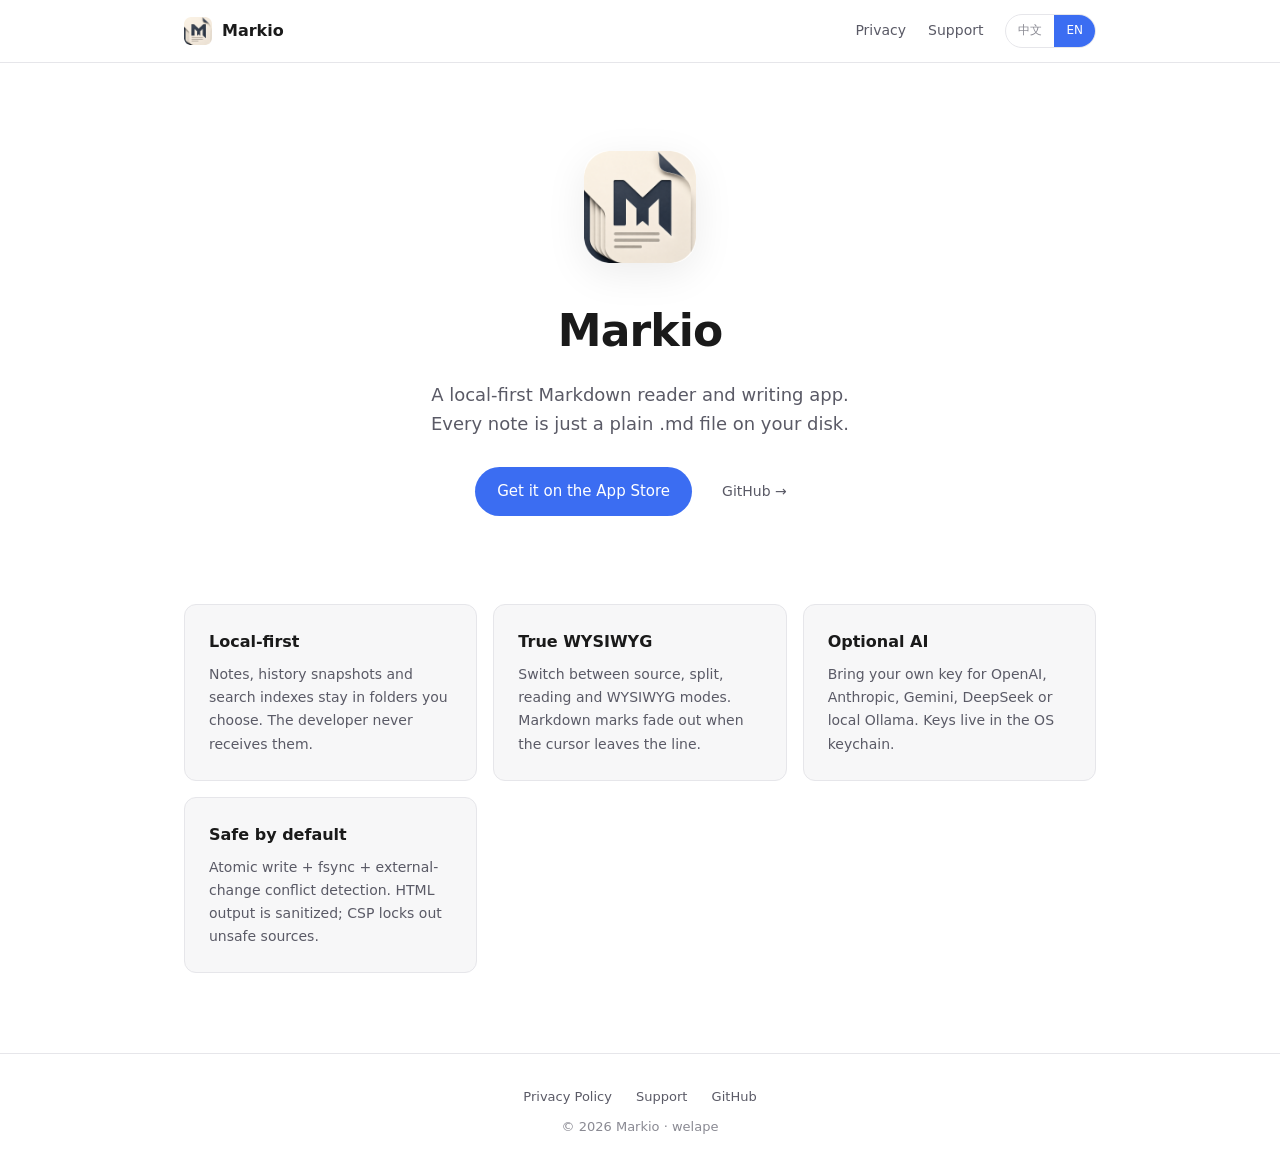
<file: index.html>
<!doctype html>
<html lang="zh-CN">
<head>
  <meta charset="utf-8" />
  <meta name="viewport" content="width=device-width,initial-scale=1" />
  <meta name="x-title-zh" content="Markio · 本地优先的 Markdown 阅读与写作工具" />
  <meta name="x-title-en" content="Markio · A local-first Markdown reader & writing app" />
  <title>Markio · 本地优先的 Markdown 阅读与写作工具</title>
  <meta name="description" content="Markio is a local-first Markdown reader and writing app for macOS. Markio 是一款本地优先的 Markdown 阅读与写作应用。" />
  <link rel="icon" type="image/png" href="assets/icon-256.png" />
  <link rel="apple-touch-icon" href="assets/icon-512.png" />
  <link rel="stylesheet" href="assets/styles.css" />
</head>
<body data-lang="zh">
  <nav class="nav">
    <div class="nav-inner">
      <a class="brand" href="./">
        <img src="assets/icon-256.png" alt="Markio" />
        <span>Markio</span>
      </a>
      <div class="nav-links">
        <a class="nav-doc" href="privacy.html"><span class="zh">隐私政策</span><span class="en">Privacy</span></a>
        <a class="nav-doc" href="support.html"><span class="zh">支持</span><span class="en">Support</span></a>
        <div class="lang-toggle" role="group">
          <button type="button" data-lang="zh">中文</button>
          <button type="button" data-lang="en">EN</button>
        </div>
      </div>
    </div>
  </nav>

  <main>
    <section class="hero">
      <img class="logo" src="assets/icon-512.png" alt="Markio" />
      <h1>Markio</h1>
      <p class="tagline">
        <span class="zh">本地优先的 Markdown 阅读与写作工具。<br/>所有笔记都是磁盘上你能直接打开的 .md 文件。</span>
        <span class="en">A local-first Markdown reader and writing app.<br/>Every note is just a plain .md file on your disk.</span>
      </p>
      <div class="cta-row">
        <a class="cta" href="https://apps.apple.com/app/id6768647792" target="_blank" rel="noopener">
          <span class="zh">在 App Store 获取</span><span class="en">Get it on the App Store</span>
        </a>
        <a class="cta-secondary" href="https://github.com/chenqi92/Markio-Support" target="_blank" rel="noopener">
          GitHub →
        </a>
      </div>
    </section>

    <section class="features">
      <div class="feature">
        <h3><span class="zh">本地优先</span><span class="en">Local-first</span></h3>
        <p>
          <span class="zh">笔记、历史快照、搜索索引都保存在你选择的目录中，开发者无法访问。</span>
          <span class="en">Notes, history snapshots and search indexes stay in folders you choose. The developer never receives them.</span>
        </p>
      </div>
      <div class="feature">
        <h3><span class="zh">真所见即所得</span><span class="en">True WYSIWYG</span></h3>
        <p>
          <span class="zh">源码 / 分屏 / 阅读 / WYSIWYG 四种模式自由切换，光标离开后 Markdown 标记自动隐藏。</span>
          <span class="en">Switch between source, split, reading and WYSIWYG modes. Markdown marks fade out when the cursor leaves the line.</span>
        </p>
      </div>
      <div class="feature">
        <h3><span class="zh">可选 AI 集成</span><span class="en">Optional AI</span></h3>
        <p>
          <span class="zh">支持 OpenAI、Anthropic、Gemini、DeepSeek、本地 Ollama，API Key 保存在系统钥匙串。</span>
          <span class="en">Bring your own key for OpenAI, Anthropic, Gemini, DeepSeek or local Ollama. Keys live in the OS keychain.</span>
        </p>
      </div>
      <div class="feature">
        <h3><span class="zh">安全可靠</span><span class="en">Safe by default</span></h3>
        <p>
          <span class="zh">原子写 + fsync + 外部修改冲突检测；HTML 渲染前自动清洗，CSP 关闭不安全源。</span>
          <span class="en">Atomic write + fsync + external-change conflict detection. HTML output is sanitized; CSP locks out unsafe sources.</span>
        </p>
      </div>
    </section>
  </main>

  <footer>
    <div class="links">
      <a href="privacy.html"><span class="zh">隐私政策</span><span class="en">Privacy Policy</span></a>
      <a href="support.html"><span class="zh">支持</span><span class="en">Support</span></a>
      <a href="https://github.com/chenqi92/Markio-Support" target="_blank" rel="noopener">GitHub</a>
    </div>
    <div>© 2026 Markio · welape</div>
  </footer>

  <script src="assets/app.js"></script>
</body>
</html>
</file>
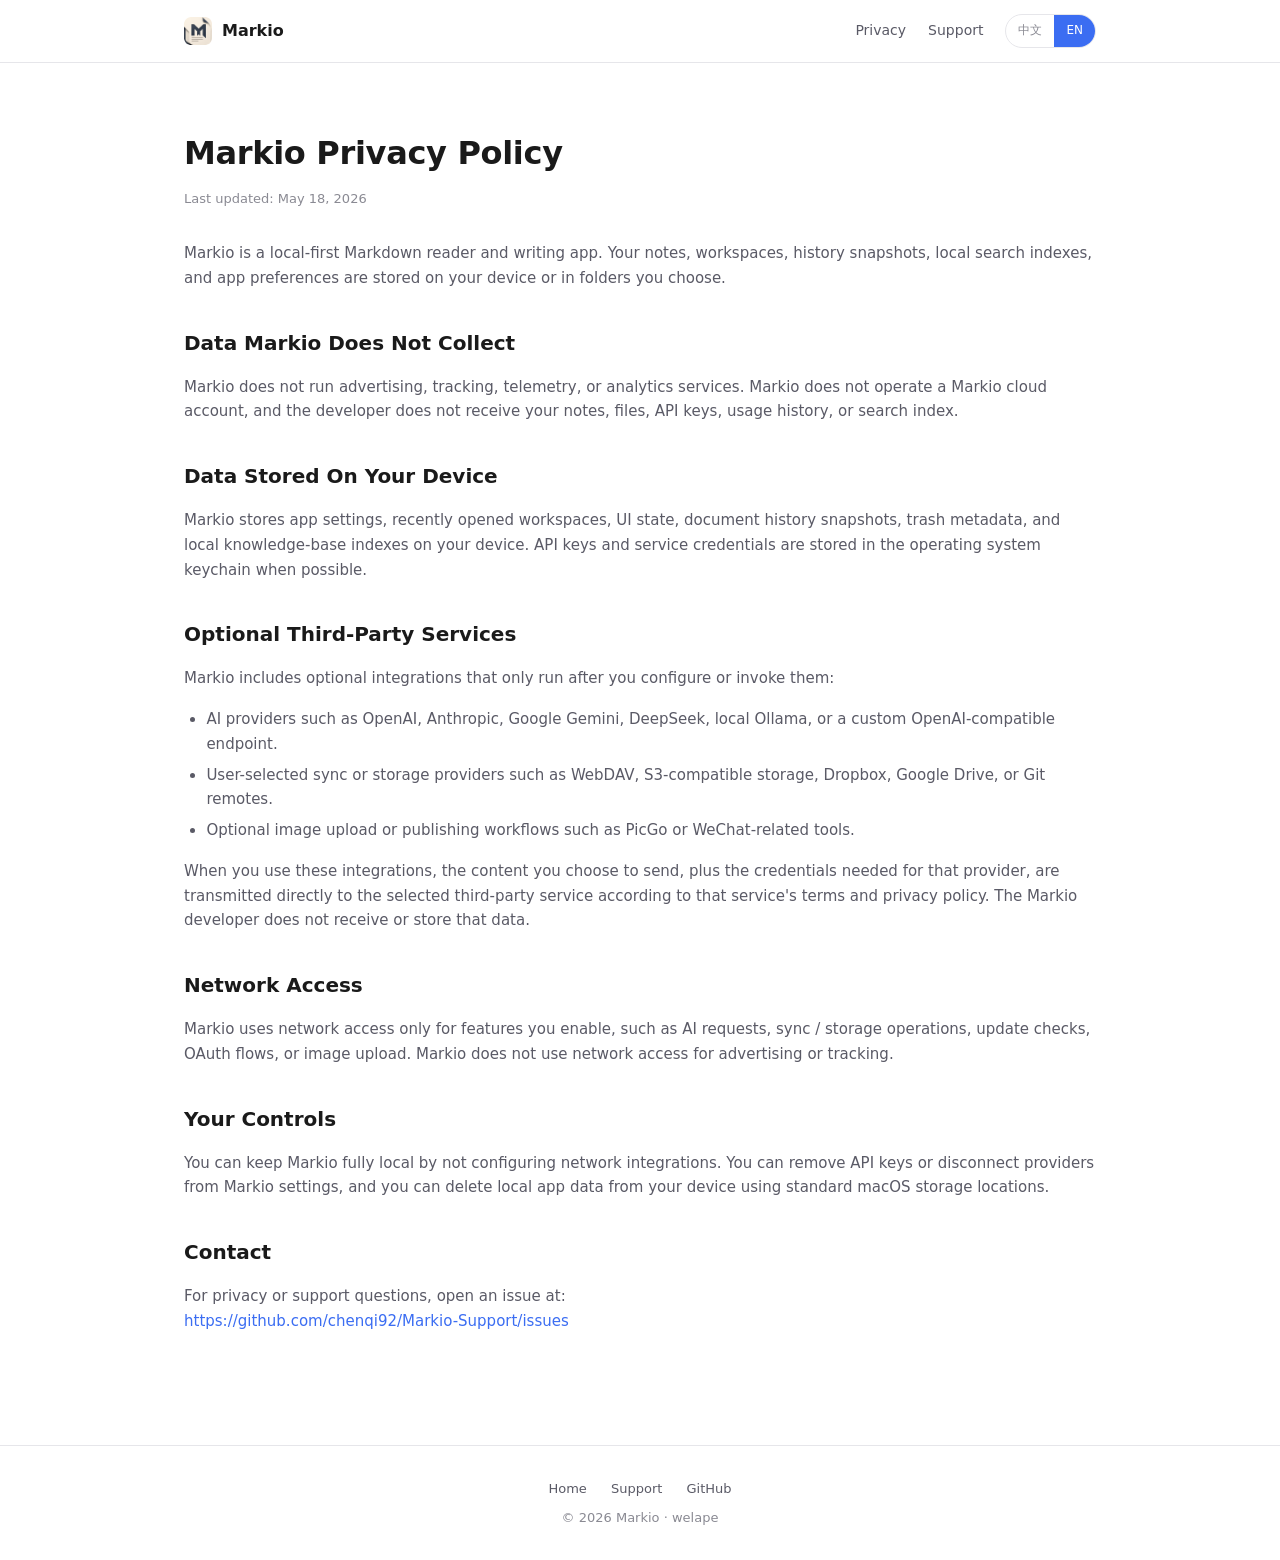
<file: privacy.html>
<!doctype html>
<html lang="zh-CN">
<head>
  <meta charset="utf-8" />
  <meta name="viewport" content="width=device-width,initial-scale=1" />
  <meta name="x-title-zh" content="Markio 隐私政策" />
  <meta name="x-title-en" content="Markio Privacy Policy" />
  <title>Markio 隐私政策</title>
  <link rel="icon" type="image/png" href="assets/icon-256.png" />
  <link rel="apple-touch-icon" href="assets/icon-512.png" />
  <link rel="stylesheet" href="assets/styles.css" />
</head>
<body data-lang="zh">
  <nav class="nav">
    <div class="nav-inner">
      <a class="brand" href="./">
        <img src="assets/icon-256.png" alt="Markio" />
        <span>Markio</span>
      </a>
      <div class="nav-links">
        <a class="nav-doc" href="privacy.html"><span class="zh">隐私政策</span><span class="en">Privacy</span></a>
        <a class="nav-doc" href="support.html"><span class="zh">支持</span><span class="en">Support</span></a>
        <div class="lang-toggle" role="group">
          <button type="button" data-lang="zh">中文</button>
          <button type="button" data-lang="en">EN</button>
        </div>
      </div>
    </div>
  </nav>

  <main>
    <article class="doc zh">
      <h1>Markio 隐私政策</h1>
      <p class="updated">最后更新：2026 年 5 月 18 日</p>

      <p>Markio 是一款本地优先的 Markdown 阅读与写作应用。你的笔记、工作区、历史快照、本地搜索索引和应用偏好设置会保存在你的设备或你选择的文件夹中。</p>

      <h2>Markio 不收集的数据</h2>
      <p>Markio 不运行广告、跟踪、遥测或分析服务。Markio 不提供 Markio 云账号，开发者不会接收你的笔记、文件、API Key、使用历史或搜索索引。</p>

      <h2>保存在设备上的数据</h2>
      <p>Markio 会在你的设备上保存应用设置、最近打开的工作区、界面状态、文档历史快照、回收站元数据和本地知识库索引。API Key 和服务凭据会尽可能保存在操作系统钥匙串中。</p>

      <h2>可选第三方服务</h2>
      <p>Markio 包含一些可选集成，只有在你配置或主动使用时才会运行：</p>
      <ul>
        <li>OpenAI、Anthropic、Google Gemini、DeepSeek、本地 Ollama 或自定义 OpenAI 兼容端点等 AI 服务。</li>
        <li>WebDAV、S3 兼容存储、Dropbox、Google Drive 或 Git 远端等用户选择的同步 / 存储服务。</li>
        <li>PicGo、微信公众号相关工具等可选图片上传或发布流程。</li>
      </ul>
      <p>当你使用这些集成时，你选择发送的内容以及对应服务需要的凭据会直接传输到你选择的第三方服务，并受该第三方服务的条款和隐私政策约束。Markio 开发者不会接收或存储这些数据。</p>

      <h2>网络访问</h2>
      <p>Markio 只会为你启用的功能使用网络访问，例如 AI 请求、同步 / 存储操作、更新检查、OAuth 流程或图片上传。Markio 不会将网络访问用于广告或跟踪。</p>

      <h2>你的控制权</h2>
      <p>如果不配置网络集成，你可以完全以本地方式使用 Markio。你可以在 Markio 设置中移除 API Key 或断开服务，也可以通过 macOS 标准存储位置删除本地应用数据。</p>

      <h2>联系方式</h2>
      <p>隐私或支持问题可在这里提交：<br />
        <a href="https://github.com/chenqi92/Markio-Support/issues" target="_blank" rel="noopener">https://github.com/chenqi92/Markio-Support/issues</a>
      </p>
    </article>

    <article class="doc en">
      <h1>Markio Privacy Policy</h1>
      <p class="updated">Last updated: May 18, 2026</p>

      <p>Markio is a local-first Markdown reader and writing app. Your notes, workspaces, history snapshots, local search indexes, and app preferences are stored on your device or in folders you choose.</p>

      <h2>Data Markio Does Not Collect</h2>
      <p>Markio does not run advertising, tracking, telemetry, or analytics services. Markio does not operate a Markio cloud account, and the developer does not receive your notes, files, API keys, usage history, or search index.</p>

      <h2>Data Stored On Your Device</h2>
      <p>Markio stores app settings, recently opened workspaces, UI state, document history snapshots, trash metadata, and local knowledge-base indexes on your device. API keys and service credentials are stored in the operating system keychain when possible.</p>

      <h2>Optional Third-Party Services</h2>
      <p>Markio includes optional integrations that only run after you configure or invoke them:</p>
      <ul>
        <li>AI providers such as OpenAI, Anthropic, Google Gemini, DeepSeek, local Ollama, or a custom OpenAI-compatible endpoint.</li>
        <li>User-selected sync or storage providers such as WebDAV, S3-compatible storage, Dropbox, Google Drive, or Git remotes.</li>
        <li>Optional image upload or publishing workflows such as PicGo or WeChat-related tools.</li>
      </ul>
      <p>When you use these integrations, the content you choose to send, plus the credentials needed for that provider, are transmitted directly to the selected third-party service according to that service's terms and privacy policy. The Markio developer does not receive or store that data.</p>

      <h2>Network Access</h2>
      <p>Markio uses network access only for features you enable, such as AI requests, sync / storage operations, update checks, OAuth flows, or image upload. Markio does not use network access for advertising or tracking.</p>

      <h2>Your Controls</h2>
      <p>You can keep Markio fully local by not configuring network integrations. You can remove API keys or disconnect providers from Markio settings, and you can delete local app data from your device using standard macOS storage locations.</p>

      <h2>Contact</h2>
      <p>For privacy or support questions, open an issue at:<br />
        <a href="https://github.com/chenqi92/Markio-Support/issues" target="_blank" rel="noopener">https://github.com/chenqi92/Markio-Support/issues</a>
      </p>
    </article>
  </main>

  <footer>
    <div class="links">
      <a href="index.html"><span class="zh">首页</span><span class="en">Home</span></a>
      <a href="support.html"><span class="zh">支持</span><span class="en">Support</span></a>
      <a href="https://github.com/chenqi92/Markio-Support" target="_blank" rel="noopener">GitHub</a>
    </div>
    <div>© 2026 Markio · welape</div>
  </footer>

  <script src="assets/app.js"></script>
</body>
</html>
</file>
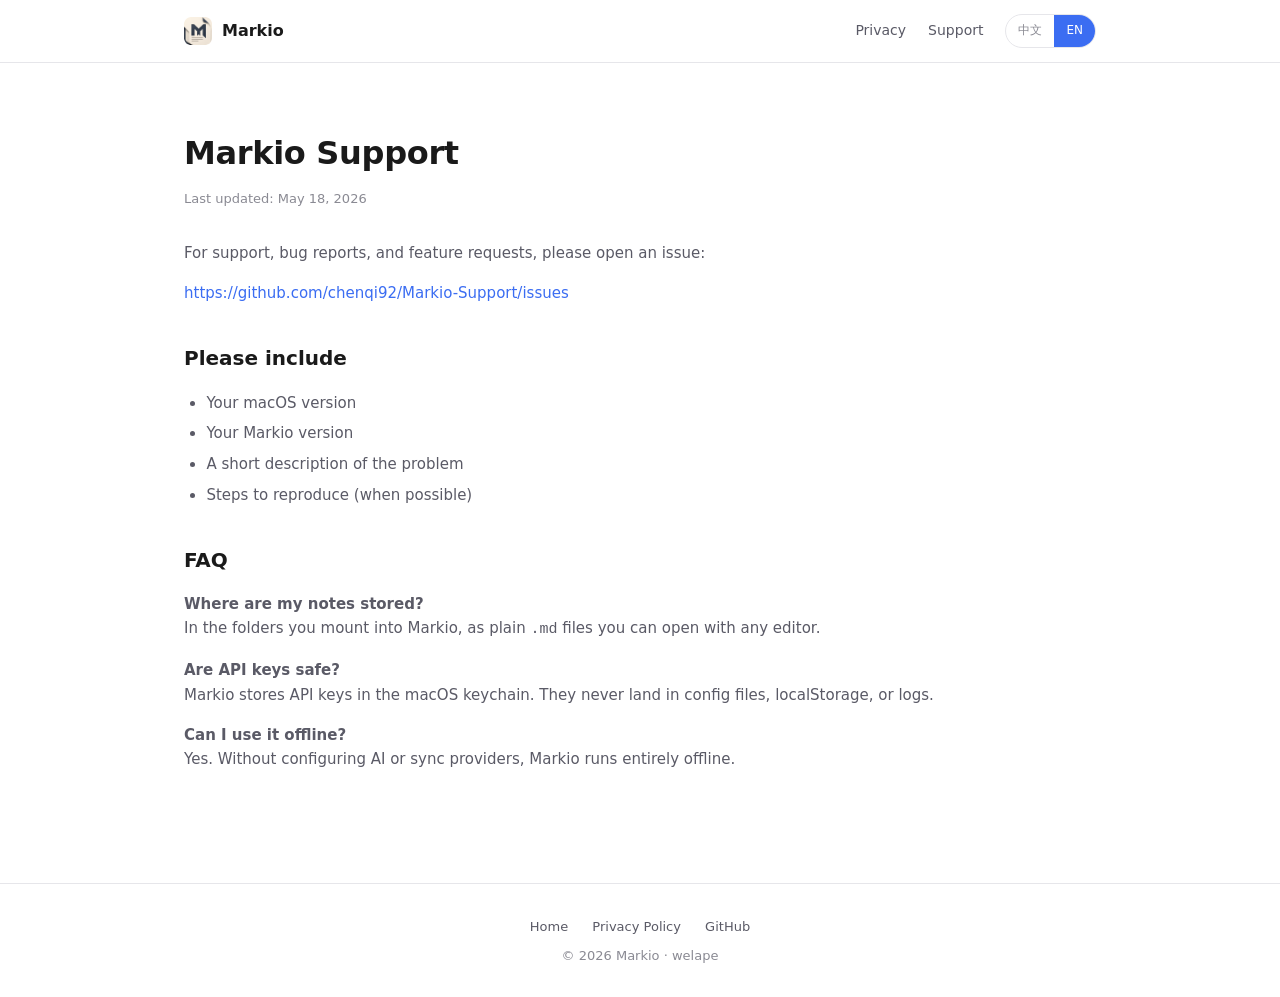
<file: support.html>
<!doctype html>
<html lang="zh-CN">
<head>
  <meta charset="utf-8" />
  <meta name="viewport" content="width=device-width,initial-scale=1" />
  <meta name="x-title-zh" content="Markio 支持" />
  <meta name="x-title-en" content="Markio Support" />
  <title>Markio 支持</title>
  <link rel="icon" type="image/png" href="assets/icon-256.png" />
  <link rel="apple-touch-icon" href="assets/icon-512.png" />
  <link rel="stylesheet" href="assets/styles.css" />
</head>
<body data-lang="zh">
  <nav class="nav">
    <div class="nav-inner">
      <a class="brand" href="./">
        <img src="assets/icon-256.png" alt="Markio" />
        <span>Markio</span>
      </a>
      <div class="nav-links">
        <a class="nav-doc" href="privacy.html"><span class="zh">隐私政策</span><span class="en">Privacy</span></a>
        <a class="nav-doc" href="support.html"><span class="zh">支持</span><span class="en">Support</span></a>
        <div class="lang-toggle" role="group">
          <button type="button" data-lang="zh">中文</button>
          <button type="button" data-lang="en">EN</button>
        </div>
      </div>
    </div>
  </nav>

  <main>
    <article class="doc zh">
      <h1>Markio 支持</h1>
      <p class="updated">最后更新：2026 年 5 月 18 日</p>

      <p>如需支持、反馈问题或提交功能建议，请通过 GitHub Issues 联系：</p>
      <p>
        <a href="https://github.com/chenqi92/Markio-Support/issues" target="_blank" rel="noopener">https://github.com/chenqi92/Markio-Support/issues</a>
      </p>

      <h2>提交反馈时请附上</h2>
      <ul>
        <li>你的 macOS 版本</li>
        <li>Markio 版本</li>
        <li>问题简述</li>
        <li>复现步骤（如果可以）</li>
      </ul>

      <h2>常见问题</h2>
      <p><strong>我的笔记保存在哪里？</strong><br />保存在你自己挂载到 Markio 的目录里，是普通的 <code>.md</code> 文件，可以用任何编辑器直接打开。</p>
      <p><strong>API Key 安全吗？</strong><br />Markio 把 API Key 写入 macOS 钥匙串，不会出现在配置文件、localStorage 或日志中。</p>
      <p><strong>不联网能用吗？</strong><br />可以。只要不配置 AI 或同步服务，Markio 完全离线工作。</p>
    </article>

    <article class="doc en">
      <h1>Markio Support</h1>
      <p class="updated">Last updated: May 18, 2026</p>

      <p>For support, bug reports, and feature requests, please open an issue:</p>
      <p>
        <a href="https://github.com/chenqi92/Markio-Support/issues" target="_blank" rel="noopener">https://github.com/chenqi92/Markio-Support/issues</a>
      </p>

      <h2>Please include</h2>
      <ul>
        <li>Your macOS version</li>
        <li>Your Markio version</li>
        <li>A short description of the problem</li>
        <li>Steps to reproduce (when possible)</li>
      </ul>

      <h2>FAQ</h2>
      <p><strong>Where are my notes stored?</strong><br />In the folders you mount into Markio, as plain <code>.md</code> files you can open with any editor.</p>
      <p><strong>Are API keys safe?</strong><br />Markio stores API keys in the macOS keychain. They never land in config files, localStorage, or logs.</p>
      <p><strong>Can I use it offline?</strong><br />Yes. Without configuring AI or sync providers, Markio runs entirely offline.</p>
    </article>
  </main>

  <footer>
    <div class="links">
      <a href="index.html"><span class="zh">首页</span><span class="en">Home</span></a>
      <a href="privacy.html"><span class="zh">隐私政策</span><span class="en">Privacy Policy</span></a>
      <a href="https://github.com/chenqi92/Markio-Support" target="_blank" rel="noopener">GitHub</a>
    </div>
    <div>© 2026 Markio · welape</div>
  </footer>

  <script src="assets/app.js"></script>
</body>
</html>
</file>
<file: assets/styles.css>
:root {
  --bg: #ffffff;
  --bg-soft: #f7f7f8;
  --text: #1a1a1a;
  --text-soft: #5a5a66;
  --text-mute: #8a8a93;
  --border: #e6e6ea;
  --accent: #3b6df2;
  --accent-hover: #2c57d4;
  --radius: 12px;
  --max: 960px;
  --font-cn: "PingFang SC", "Hiragino Sans GB", "Microsoft YaHei", system-ui, sans-serif;
  --font-en: -apple-system, BlinkMacSystemFont, "SF Pro Text", "Segoe UI", system-ui, sans-serif;
}

@media (prefers-color-scheme: dark) {
  :root {
    --bg: #0f1115;
    --bg-soft: #15181f;
    --text: #ececf1;
    --text-soft: #b6b8c0;
    --text-mute: #7d8090;
    --border: #262934;
    --accent: #6e95ff;
    --accent-hover: #87a8ff;
  }
}

* { box-sizing: border-box; }

html, body {
  margin: 0;
  padding: 0;
  background: var(--bg);
  color: var(--text);
  font-family: var(--font-en), var(--font-cn);
  -webkit-font-smoothing: antialiased;
  -moz-osx-font-smoothing: grayscale;
  line-height: 1.65;
}

body[data-lang="zh"] { font-family: var(--font-cn), var(--font-en); }

a {
  color: var(--accent);
  text-decoration: none;
}
a:hover { color: var(--accent-hover); text-decoration: underline; }

.nav {
  position: sticky;
  top: 0;
  z-index: 10;
  background: rgba(255,255,255,0.82);
  backdrop-filter: saturate(180%) blur(14px);
  -webkit-backdrop-filter: saturate(180%) blur(14px);
  border-bottom: 1px solid var(--border);
}
@media (prefers-color-scheme: dark) {
  .nav { background: rgba(15,17,21,0.78); }
}

.nav-inner {
  max-width: var(--max);
  margin: 0 auto;
  padding: 14px 24px;
  display: flex;
  align-items: center;
  gap: 16px;
}

.brand {
  display: flex;
  align-items: center;
  gap: 10px;
  font-weight: 600;
  font-size: 16px;
  color: var(--text);
}
.brand img { width: 28px; height: 28px; border-radius: 6px; }

.nav-links {
  margin-left: auto;
  display: flex;
  align-items: center;
  gap: 22px;
}
.nav-links a {
  color: var(--text-soft);
  font-size: 14px;
}
.nav-links a:hover { color: var(--text); text-decoration: none; }

.lang-toggle {
  display: inline-flex;
  align-items: center;
  border: 1px solid var(--border);
  border-radius: 999px;
  overflow: hidden;
  font-size: 12px;
  background: var(--bg);
}
.lang-toggle button {
  background: transparent;
  border: 0;
  color: var(--text-mute);
  padding: 6px 12px;
  cursor: pointer;
  font: inherit;
}
.lang-toggle button.active {
  background: var(--accent);
  color: #fff;
}

main { max-width: var(--max); margin: 0 auto; padding: 0 24px; }

.hero { padding: 88px 0 56px; text-align: center; }
.hero img.logo { width: 112px; height: 112px; border-radius: 24px; box-shadow: 0 10px 40px rgba(0,0,0,0.08); }
.hero h1 {
  font-size: 44px;
  margin: 24px 0 12px;
  letter-spacing: -0.02em;
  font-weight: 700;
}
.hero .tagline {
  font-size: 18px;
  color: var(--text-soft);
  margin: 0 auto 28px;
  max-width: 620px;
}

.cta {
  display: inline-flex;
  align-items: center;
  gap: 8px;
  padding: 12px 22px;
  background: var(--accent);
  color: #fff;
  border-radius: 999px;
  font-weight: 500;
  font-size: 15px;
  transition: background .15s ease;
}
.cta:hover { background: var(--accent-hover); color: #fff; text-decoration: none; }

.cta-secondary {
  display: inline-flex;
  align-items: center;
  gap: 6px;
  padding: 12px 18px;
  color: var(--text-soft);
  font-size: 14px;
}

.cta-row { display: flex; gap: 12px; justify-content: center; flex-wrap: wrap; }

.features {
  display: grid;
  grid-template-columns: repeat(auto-fit, minmax(220px, 1fr));
  gap: 16px;
  padding: 32px 0 80px;
}
.feature {
  padding: 24px;
  background: var(--bg-soft);
  border: 1px solid var(--border);
  border-radius: var(--radius);
}
.feature h3 { margin: 0 0 8px; font-size: 16px; font-weight: 600; }
.feature p { margin: 0; color: var(--text-soft); font-size: 14px; }

article.doc {
  padding: 64px 0 96px;
}
article.doc h1 {
  font-size: 32px;
  margin: 0 0 8px;
  letter-spacing: -0.01em;
}
article.doc .updated {
  color: var(--text-mute);
  font-size: 13px;
  margin: 0 0 32px;
}
article.doc h2 {
  font-size: 20px;
  margin: 36px 0 12px;
  font-weight: 600;
}
article.doc p, article.doc li {
  color: var(--text-soft);
  font-size: 15px;
}
article.doc ul { padding-left: 1.4em; }
article.doc li { margin: 6px 0; }
article.doc a { word-break: break-all; }

footer {
  border-top: 1px solid var(--border);
  padding: 32px 24px;
  text-align: center;
  color: var(--text-mute);
  font-size: 13px;
}
footer .links { margin-bottom: 8px; }
footer .links a { color: var(--text-soft); margin: 0 10px; }

body[data-lang="zh"] .en,
body[data-lang="en"] .zh { display: none; }

@media (max-width: 640px) {
  .hero { padding: 56px 0 40px; }
  .hero h1 { font-size: 32px; }
  .hero .tagline { font-size: 16px; }
  .nav-links { gap: 14px; }
  .nav-links .nav-doc { display: none; }
}
</file>
